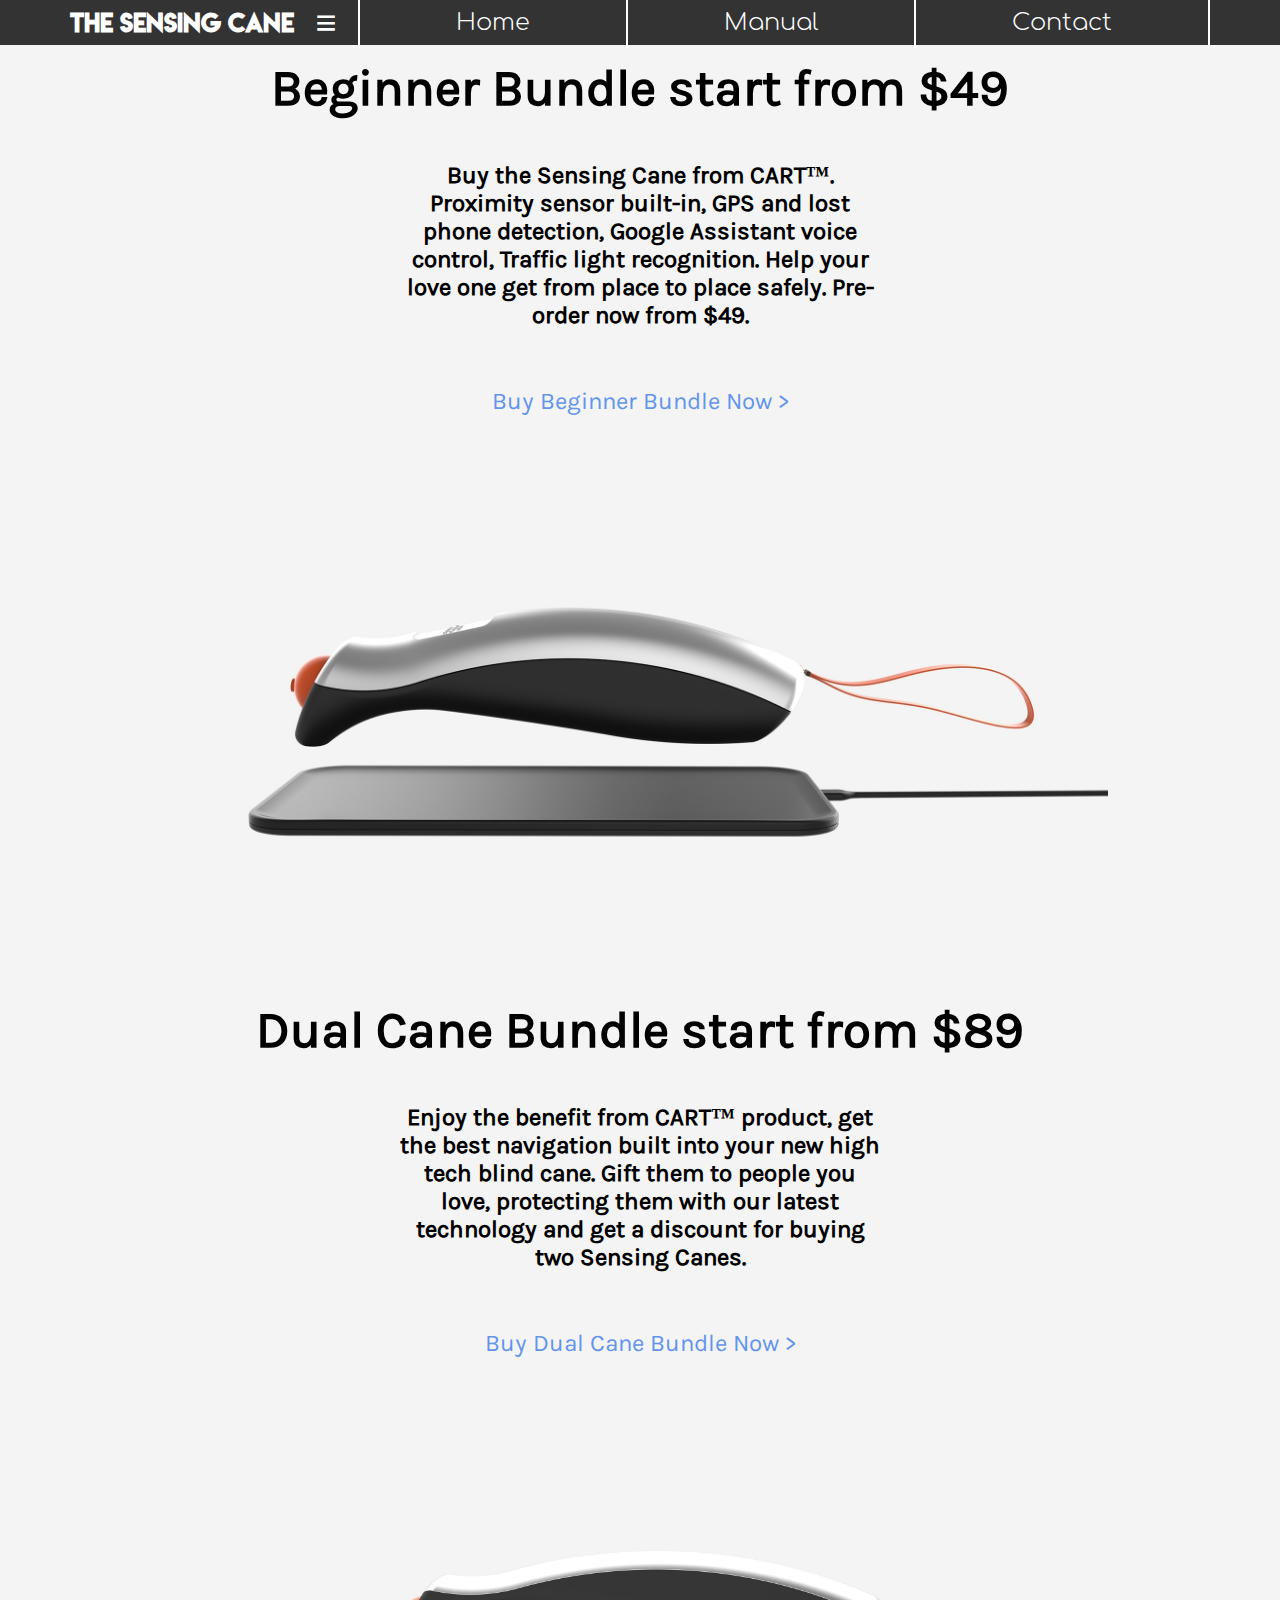
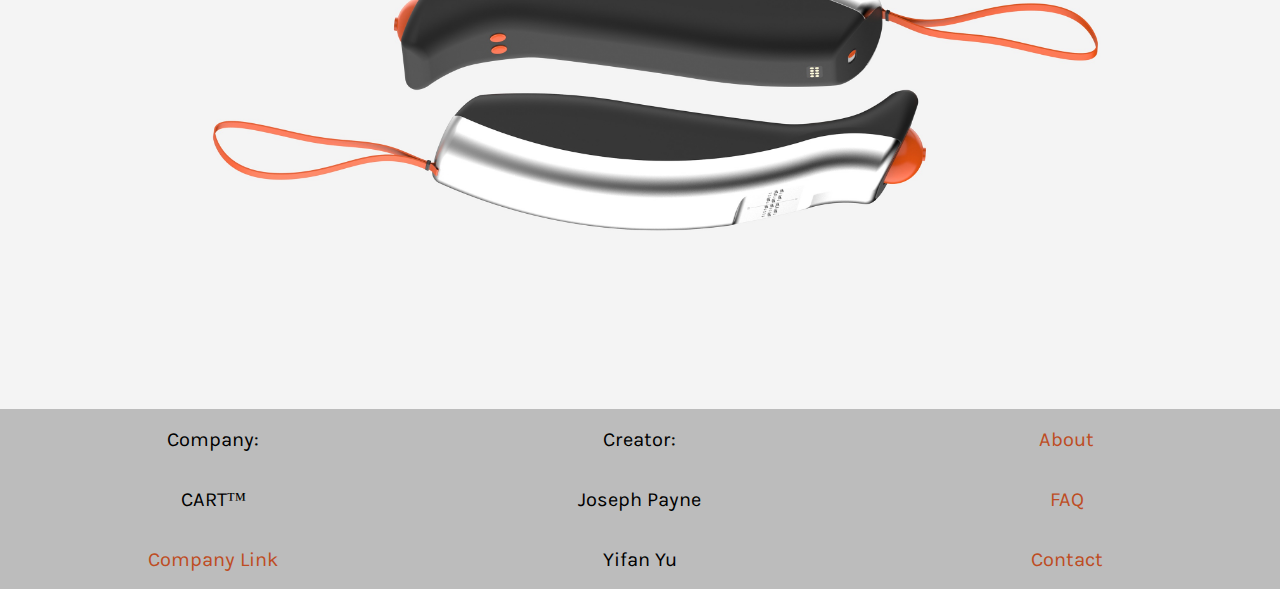
<file: index.html>
<!DOCTYPE html>
<html lang="en">

<head>
  <meta charset="UTF-8">
  <meta name="viewport" content="width=device-width, initial-scale=1.0">
  <title>Sensing Cane</title>
  <link rel="stylesheet" href="CSS/style.css">
  <link rel="icon" href="https://static.thenounproject.com/png/149638-200.png">
  <style>
    @keyframes pushin {
      from {
        top: 5em;
        opacity: 0;
      }

      to {
        top: 0;
        opacity: 1;
      }
    }
  </style>
</head>

<body>
  <div id="indexhead">
    <h1 class="indexheader">The Sensing Cane</h1>
    <div id="dropnav">
      <button onclick="dropnavi()" class="dropbut">&equiv;</button>
      <button onclick="dropnavimo()" class="dropbutmo">&equiv;</button>
    </div>
    <div id="dropmenumo" class="droplinkmo">
      <a href="index.html">Home</a>
      <a href="about.html">About</a>
      <a href="manual.html">Manual</a>
      <a href="faq.html">FAQ</a>
      <a href="contact.html">Contact</a>
    </div>
    <a href="index.html">Home</a>
    <a href="about.html">About</a>
    <a href="manual.html">Manual</a>
    <a href="faq.html">FAQ</a>
    <a href="contact.html">Contact</a>
  </div>
  <div id="dropmenu" class="droplink">
    <a href="index.html">Home</a>
    <a href="about.html">About</a>
    <a href="manual.html">Manual</a>
    <a href="faq.html">FAQ</a>
    <a href="contact.html">Contact</a>
  </div>
  <div class="content">
    <h2 class="indextitle">Beginner Bundle start from $49</h2>
    <h2 class="indextitlemo">Beginner Cane Bundle</h2>
    <h3 class="indexdes">Buy the Sensing Cane from CART&trade;. Proximity sensor built-in, GPS and lost phone detection, Google Assistant voice control, Traffic light recognition. Help your love one get from place to place safely. Pre-order now from
      $49.</h3>
    <div class="savior"><a href="" target="_blank" class="buylink">Buy Beginner Bundle Now ></a><a href="" target="_blank" class="buylinkmobile">Buy Now ></a></div>
    <img src="img/e469fc57349465.59e1a27a996e8.jpg" alt="Smart Cane" id="begincane">
    <br>
    <h2 class="indextitle">Dual Cane Bundle start from $89</h2>
    <h2 class="indextitlemo">Dual Cane Bundle</h2>
    <h3 class="indexdes">Enjoy the benefit from CART&trade; product, get the best navigation built into your new high tech blind cane. Gift them to people you love, protecting them with our latest technology and get a discount for buying two Sensing
      Canes.</h3>
    <div class="savior"><a href="" target="_blank" class="buylink">Buy Dual Cane Bundle Now ></a><a href="" target="_blank" class="buylinkmobile">Buy Now ></a></div>
    <img src="img/1ce89457349465.59e1a3005f5cd.jpg" alt="dual cane" id="dualcane">
  </div>
  <footer class="footrow">
    <ul>
      <li>
        <p>Company:</p>
      </li>
      <li>
        <p>CART&trade;</p>
      </li>
      <li><a href="http://cart.org/">Company Link</a></li>
    </ul>
    <ul>
      <li>
        <p>Creator:</p>
      </li>
      <li>
        <p>Joseph Payne</p>
      </li>
      <li>
        <p>Yifan Yu</p>
      </li>
    </ul>
    <ul>
      <li><a href="about.html">About</a></li>
      <li><a href="faq.html">FAQ</a></li>
      <li><a href="contact.html">Contact</a></li>
    </ul>
  </footer>
</body>
<script>
  window.onscroll = function() {
    stickynavi()
  };
  var nav = document.getElementById("indexhead");
  var stick = nav.offsetTop;

  function stickynavi() {
    if (window.pageYOffset >= stick) {
      nav.classList.add("stickynav")
    } else {
      nav.classList.remove("stickynav");
    }
  }

  function dropnavi() {
    document.getElementById('dropmenu').classList.toggle('show');
  }
  window.onclick = function(event) {
    if (!event.target.matches('.dropbut')) {
      var dropdown = document.getElementsByClassName('droplink');
      var i;
      for (i = 0; i < dropdown.length; i++) {
        var openDropdown = dropdown[i];
        if (openDropdown.classList.contains('show')) {
          openDropdown.classList.remove('show');
        }
      }
    }
  }

  function dropnavimo() {
    document.getElementById('dropmenumo').classList.toggle('show');
  }
  window.onclick = function(event) {
    if (!event.target.matches('.dropbutmo')) {
      var dropdown = document.getElementsByClassName('droplinkmo');
      var i;
      for (i = 0; i < dropdown.length; i++) {
        var openDropdown = dropdown[i];
        if (openDropdown.classList.contains('show')) {
          openDropdown.classList.remove('show');
        }
      }
    }
  }
</script>

</html>
</file>
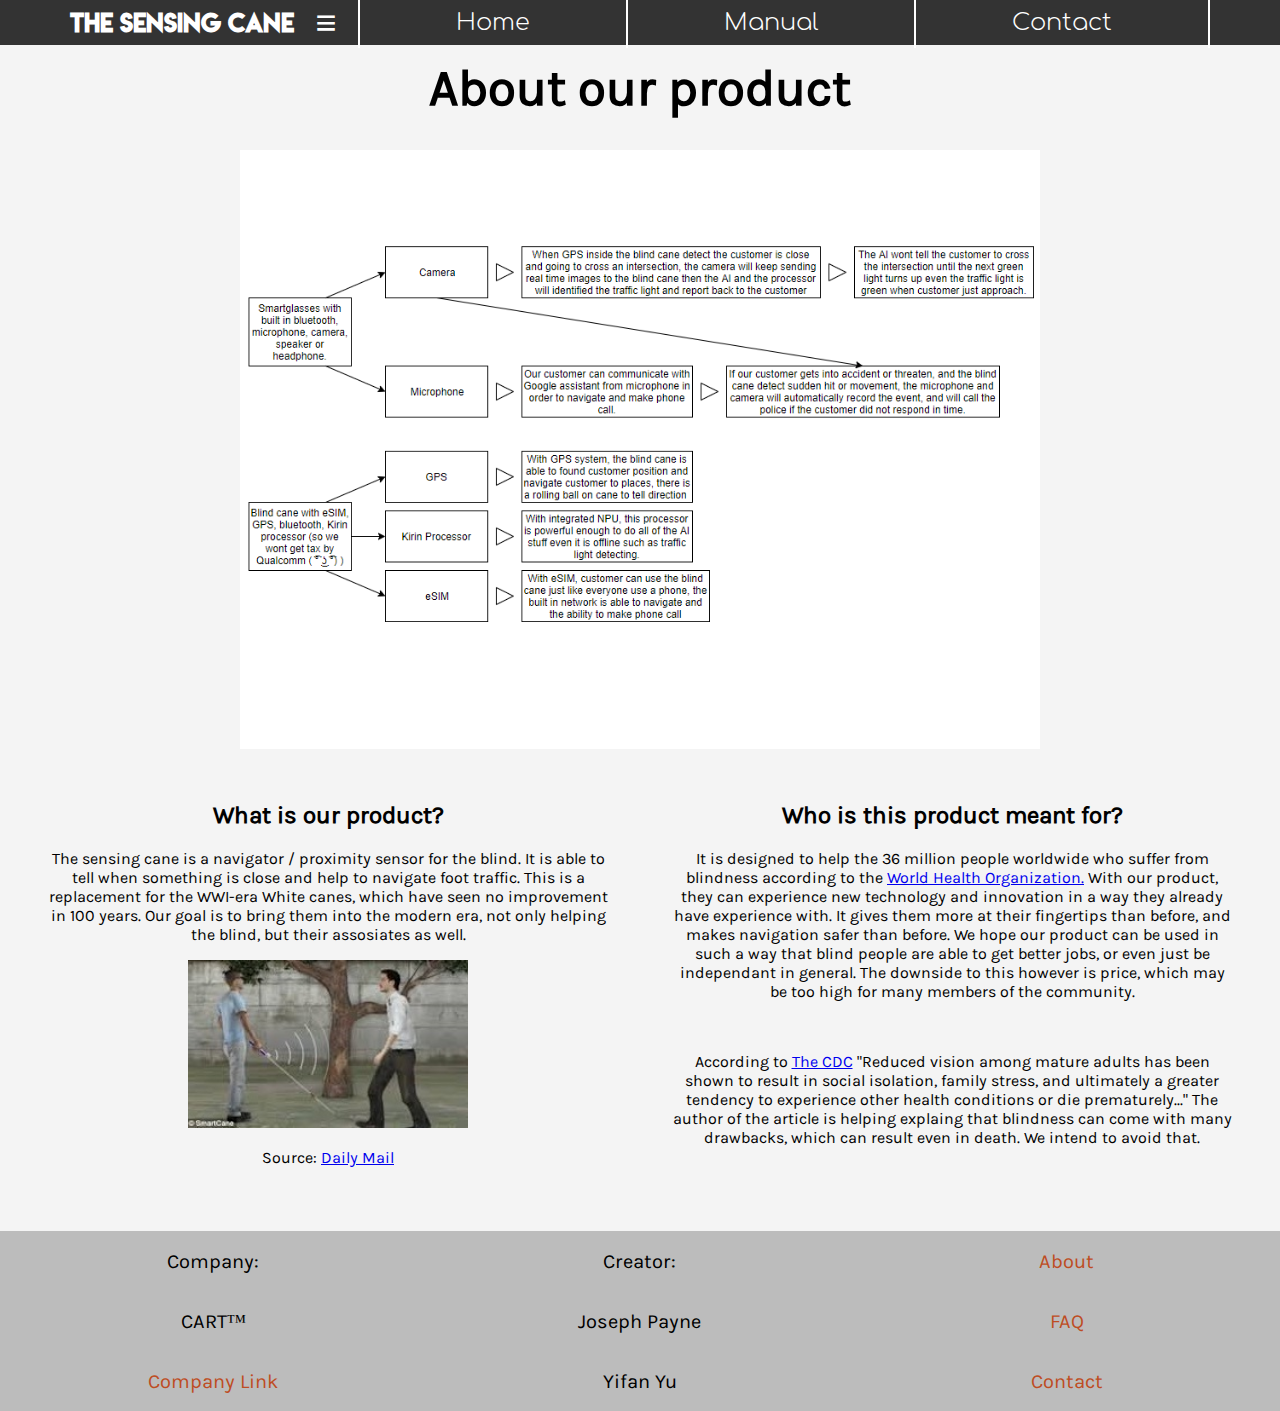
<file: about.html>
<!DOCTYPE html>
<html lang="en">

<head>
  <meta charset="UTF-8">
  <meta name="viewport" content="width=device-width, initial-scale=1.0">
  <title>Sensing Cane: About</title>
  <link rel="stylesheet" href="CSS/style.css">
  <link rel="icon" href="https://static.thenounproject.com/png/149638-200.png">
</head>

<body>
  <div id="indexhead">
    <h1 class="indexheader">The Sensing Cane</h1>
    <div id="dropnav">
      <button onclick="dropnavi()" class="dropbut">&equiv;</button>
      <button onclick="dropnavimo()" class="dropbutmo">&equiv;</button>
    </div>
    <div id="dropmenumo" class="droplinkmo">
      <a href="index.html">Home</a>
      <a href="about.html">About</a>
      <a href="manual.html">Manual</a>
      <a href="faq.html">FAQ</a>
      <a href="contact.html">Contact</a>
    </div>
    <a href="index.html">Home</a>
    <a href="about.html">About</a>
    <a href="manual.html">Manual</a>
    <a href="faq.html">FAQ</a>
    <a href="contact.html">Contact</a>
  </div>
  <div id="dropmenu" class="droplink">
    <a href="index.html">Home</a>
    <a href="about.html">About</a>
    <a href="manual.html">Manual</a>
    <a href="faq.html">FAQ</a>
    <a href="contact.html">Contact</a>
  </div>
  <div class="content">
    <h2 class="indextitle">About our product</h2>
    <h2 class="indextitlemo">About Our Product</h2>
    <div id="josephdoesallthework">
      <img src="img/glass.png" alt="Technology explain" class="slidepic">
      <img src="img/smartglassest.jpg" alt="Smartglasses" class="slidepic">
      <img src="img/blindonstreet.jpg" alt="Blind people on the street" class="slidepic">
    </div>
    <div id="aboutpagedes">
      <div>
        <h2>What is our product?</h2>
        <p>The sensing cane is a navigator / proximity sensor for the blind. It is able to tell when something is close and help to navigate foot traffic. This is a replacement for the WWI-era White canes, which have seen no improvement in 100 years. Our goal is to bring them into the modern era, not only helping the blind, but their assosiates as well.</p>
        <img src="img/sensordiagram.jpg" alt="SensingDiagram" onclick="alert('Why are you even clicking this?')">
        <p>Source: <a href="https://www.dailymail.co.uk/sciencetech/article-2663715/The-white-stick-gets-21st-century-makeover-30-smart-cane-uses-SONAR-vibrations-help-blind-people-see.html" target="_blank">Daily Mail</a></p>
      </div>
      <div>
        <h2>Who is this product meant for?</h2>
        <p>It is designed to help the 36 million people worldwide who suffer from blindness according to the <a href="http://www.who.int/news-room/fact-sheets/detail/blindness-and-visual-impairment" target="_blank">World Health Organization.</a> With our product, they can experience new technology and innovation in a way they already have experience with. It gives them more at their fingertips than before, and makes navigation safer than before. We hope our product can be used in such a way that blind people are able to get better jobs, or even just be independant in general. The downside to this however is price, which may be too high for many members of the community.</p>
        <br>
        <p>According to <a href="https://www.cdc.gov/visionhealth/basic_information/vision_loss_burden.htm" target="_blank"> The CDC</a> "Reduced vision among mature adults has been shown to result in social isolation, family stress, and ultimately a greater tendency to experience other health conditions or die prematurely..." The author of the article is helping explaing that blindness can come with many drawbacks, which can result even in death. We intend to avoid that.</p>
      </div>
    </div>
  </div>
  <footer class="footrow">
    <ul>
      <li>
        <p>Company:</p>
      </li>
      <li>
        <p>CART&trade;</p>
      </li>
      <li><a href="http://cart.org/">Company Link</a></li>
    </ul>
    <ul>
      <li>
        <p>Creator:</p>
      </li>
      <li>
        <p>Joseph Payne</p>
      </li>
      <li>
        <p>Yifan Yu</p>
      </li>
    </ul>
    <ul>
      <li><a href="about.html">About</a></li>
      <li><a href="faq.html">FAQ</a></li>
      <li><a href="contact.html">Contact</a></li>
    </ul>
  </footer>
</body>
<script>
  window.onscroll = function() {
    stickynavi()
  };
  var nav = document.getElementById("indexhead");
  var stick = nav.offsetTop;

  function stickynavi() {
    if (window.pageYOffset >= stick) {
      nav.classList.add("stickynav")
    } else {
      nav.classList.remove("stickynav");
    }
  }
  var PIC = 0;
  autopic();

  function autopic() {
    var i;
    var x = document.getElementsByClassName("slidepic");
    for (i = 0; i < x.length; i++) {
      x[i].style.display = "none";
    }
    PIC++;
    if (PIC > x.length) {
      PIC = 1
    }
    x[PIC - 1].style.display = "block";
    setTimeout(autopic, 2000);
  }

  function dropnavi() {
    document.getElementById('dropmenu').classList.toggle('show');
  }
  window.onclick = function(event) {
    if (!event.target.matches('.dropbut')) {
      var dropdown = document.getElementsByClassName('droplink');
      var i;
      for (i = 0; i < dropdown.length; i++) {
        var openDropdown = dropdown[i];
        if (openDropdown.classList.contains('show')) {
          openDropdown.classList.remove('show');
        }
      }
    }
  }

  function dropnavimo() {
    document.getElementById('dropmenumo').classList.toggle('show');
  }
  window.onclick = function(event) {
    if (!event.target.matches('.dropbutmo')) {
      var dropdown = document.getElementsByClassName('droplinkmo');
      var i;
      for (i = 0; i < dropdown.length; i++) {
        var openDropdown = dropdown[i];
        if (openDropdown.classList.contains('show')) {
          openDropdown.classList.remove('show');
        }
      }
    }
  }

</script>

</html>
</file>
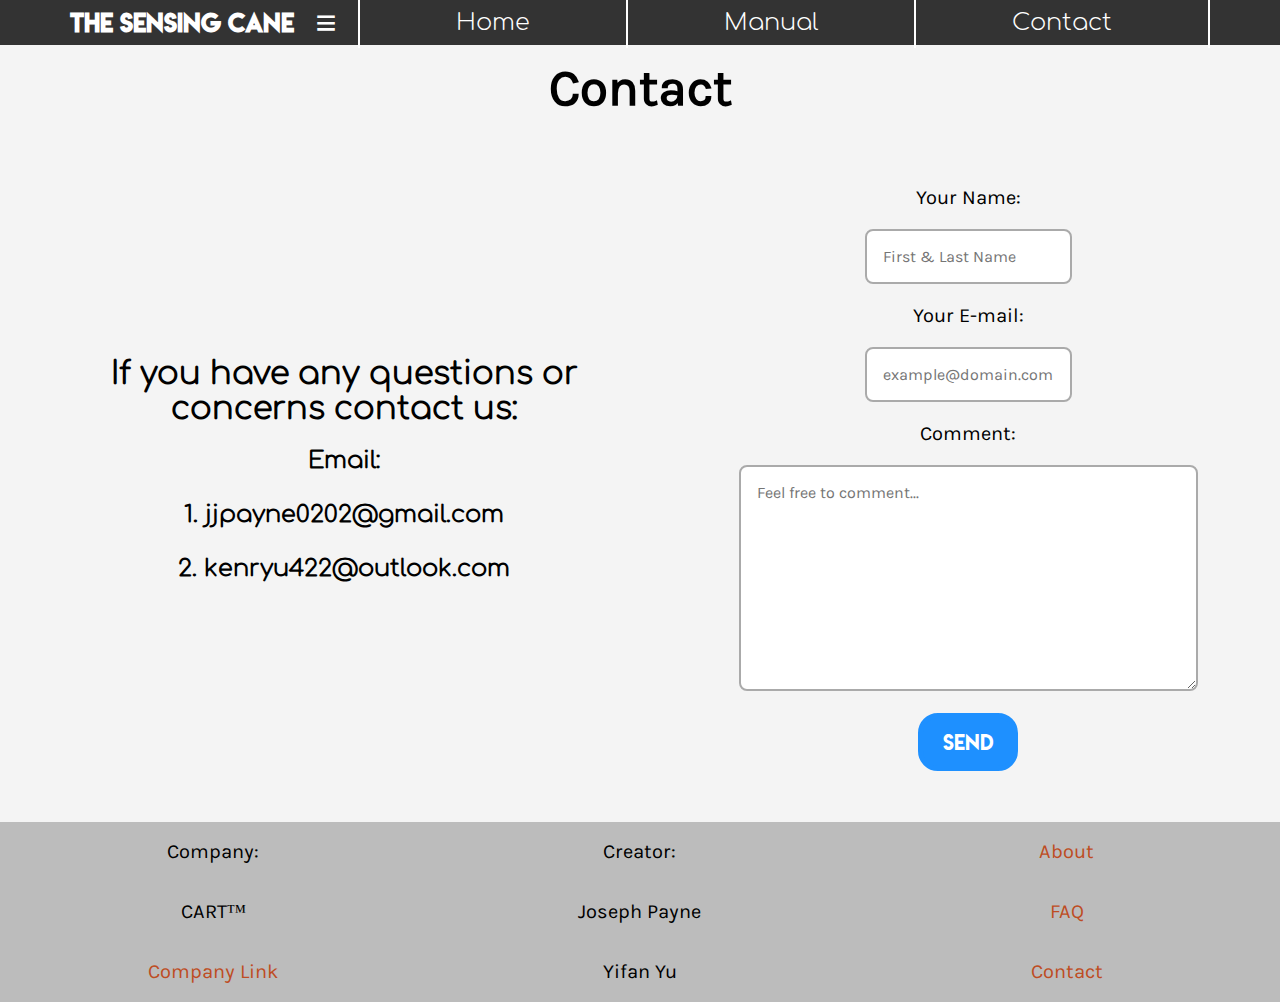
<file: contact.html>
<!DOCTYPE html>
<html lang="en">

<head>
  <meta charset="UTF-8">
  <meta name="viewport" content="width=device-width, initial-scale=1.0">
  <title>Sensing Cane: Contact</title>
  <link rel="stylesheet" href="CSS/style.css">
  <link rel="icon" href="https://static.thenounproject.com/png/149638-200.png">
  <script>
    function thanks() {
      let myForm = document.forms["contactemail"].Name.value.toUpperCase();
      if (myForm == "YIFAN") {
        alert("懂我的人有多少? 爱我的人有多少? 把我当兄弟的人有多少?")
      } else {
        alert("Thank you for your question");
      }
    }
    </script>
</head>

<body>
  <div id="indexhead">
    <h1 class="indexheader">The Sensing Cane</h1>
    <div id="dropnav">
      <button onclick="dropnavi()" class="dropbut">&equiv;</button>
      <button onclick="dropnavimo()" class="dropbutmo">&equiv;</button>
    </div>
    <div id="dropmenumo" class="droplinkmo">
      <a href="index.html">Home</a>
      <a href="about.html">About</a>
      <a href="manual.html">Manual</a>
      <a href="faq.html">FAQ</a>
      <a href="contact.html">Contact</a>
    </div>
    <a href="index.html">Home</a>
    <a href="about.html">About</a>
    <a href="manual.html">Manual</a>
    <a href="faq.html">FAQ</a>
    <a href="contact.html">Contact</a>
  </div>
  <div id="dropmenu" class="droplink">
    <a href="index.html">Home</a>
    <a href="about.html">About</a>
    <a href="manual.html">Manual</a>
    <a href="faq.html">FAQ</a>
    <a href="contact.html">Contact</a>
  </div>
  <div class="content">
    <h2 class="indextitle">Contact</h2>
    <h2 class="indextitlemo">Contact</h2>
    <div id="contactpage">
      <div>
        <h1>If you have any questions or concerns contact us:</h1>
        <h2>
          <i class="fas fa-envelope"></i>
          Email:
          <br><br>
          1. jjpayne0202@gmail.com
          <br><br>
          2. kenryu422@outlook.com
        </h2>
      </div>
      <div>
        <form action="POST" data-netlify="true" name="contactemail">
          <p>Your Name:</p>
          <input type="text" name="Name" placeholder="First & Last Name"><br>
          <p>Your E-mail:</p>
          <input type="text" name="E-Mail" placeholder="example@domain.com"><br>
          <p>Comment:</p>
          <textarea name="Comment" cols="50" rows="10" placeholder="Feel free to comment..." id="contactdesk"></textarea>
          <textarea name="CommentMo" cols="30" rows="10" placeholder="Feel free to comment..." id="contactmo"></textarea><br><br>
          <input type="submit" value="Send" id="sendbut" onclick="thanks()">
        </form>
      </div>
    </div>
  </div>
  <footer class="footrow">
    <ul>
      <li>
        <p>Company:</p>
      </li>
      <li>
        <p>CART&trade;</p>
      </li>
      <li><a href="http://cart.org/">Company Link</a></li>
    </ul>
    <ul>
      <li>
        <p>Creator:</p>
      </li>
      <li>
        <p>Joseph Payne</p>
      </li>
      <li>
        <p>Yifan Yu</p>
      </li>
    </ul>
    <ul>
      <li><a href="about.html">About</a></li>
      <li><a href="faq.html">FAQ</a></li>
      <li><a href="contact.html">Contact</a></li>
    </ul>
  </footer>
</body>
<script>
  window.onscroll = function() {
    stickynavi()
  };
  var nav = document.getElementById("indexhead");
  var stick = nav.offsetTop;

  function stickynavi() {
    if (window.pageYOffset >= stick) {
      nav.classList.add("stickynav")
    } else {
      nav.classList.remove("stickynav");
    }
  }

  function dropnavi() {
    document.getElementById('dropmenu').classList.toggle('show');
  }

  window.onclick = function(event) {
    if (!event.target.matches('.dropbut')) {
      var dropdown = document.getElementsByClassName('droplink');
      var i;
      for (i = 0; i < dropdown.length; i++) {
        var openDropdown = dropdown[i];
        if (openDropdown.classList.contains('show')) {
          openDropdown.classList.remove('show');
        }
      }
    }
  }

  function dropnavimo() {
    document.getElementById('dropmenumo').classList.toggle('show');
  }
  window.onclick = function(event) {
    if (!event.target.matches('.dropbutmo')) {
      var dropdown = document.getElementsByClassName('droplinkmo');
      var i;
      for (i = 0; i < dropdown.length; i++) {
        var openDropdown = dropdown[i];
        if (openDropdown.classList.contains('show')) {
          openDropdown.classList.remove('show');
        }
      }
    }
  }
</script>

</html>
</file>
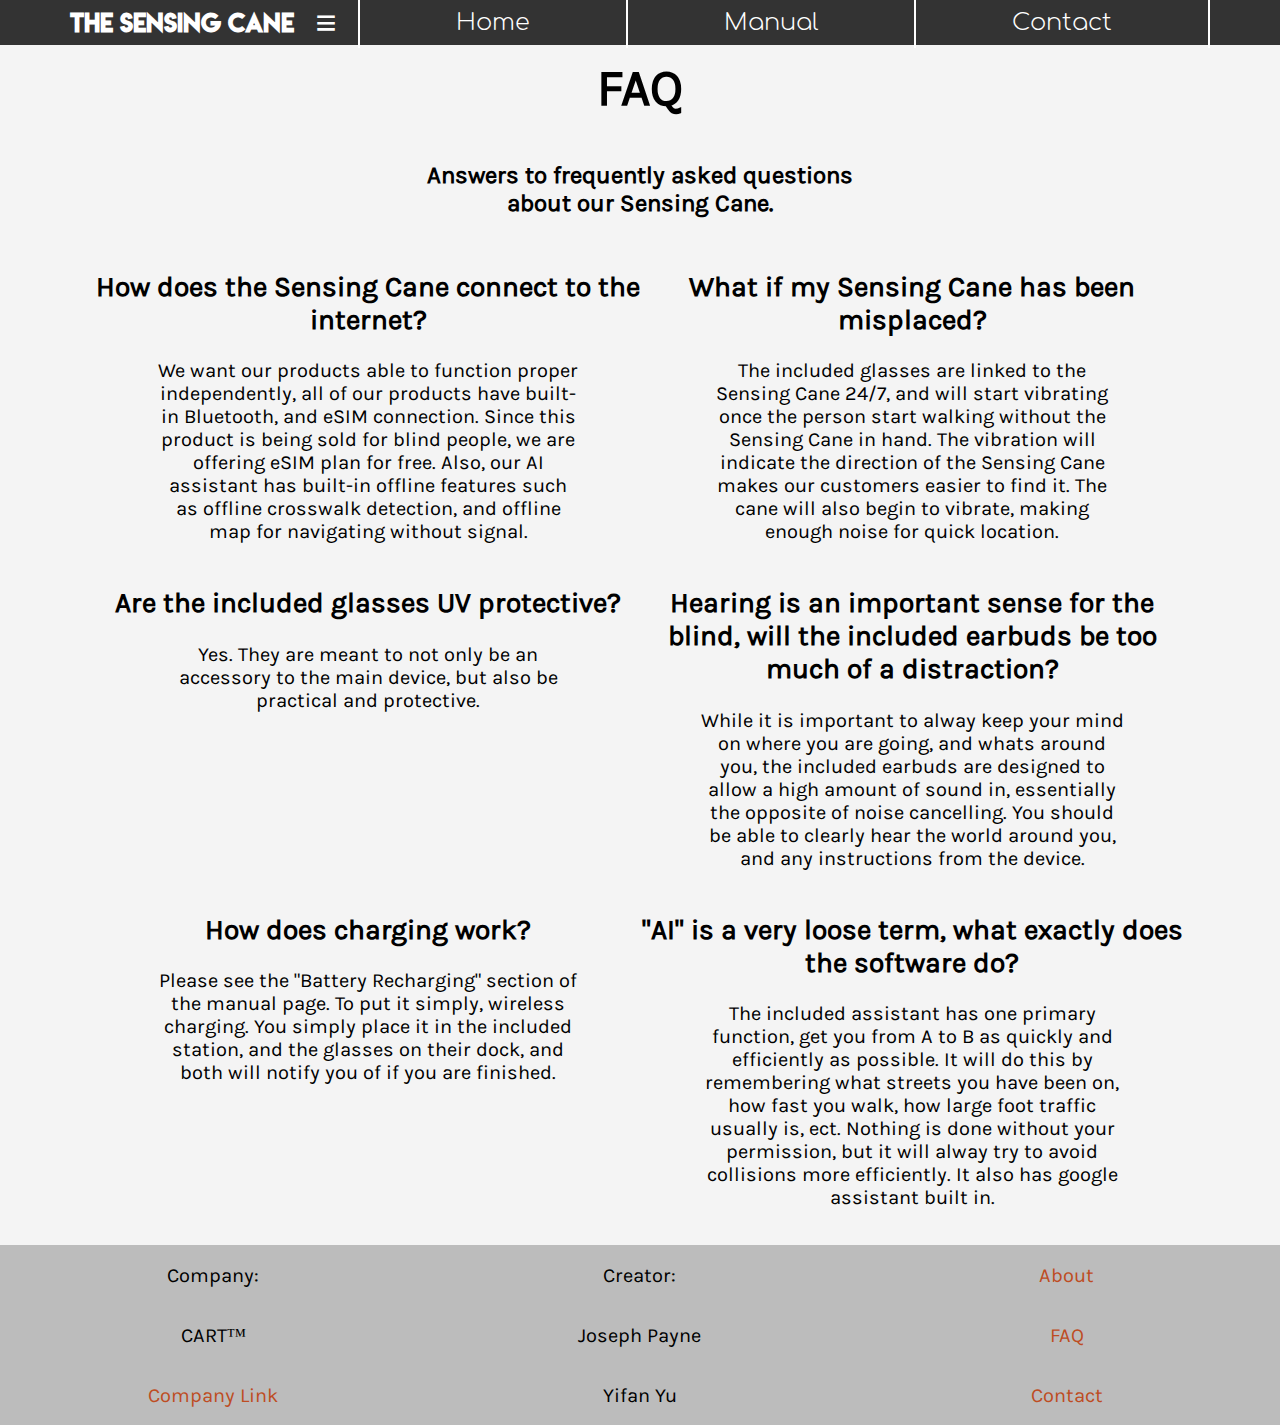
<file: faq.html>
<!DOCTYPE html>
<html lang="en">

<head>
  <meta charset="UTF-8">
  <meta name="viewport" content="width=device-width, initial-scale=1.0">
  <title>Sensing Cane: FAQ</title>
  <link rel="stylesheet" href="CSS/style.css">
  <link rel="icon" href="https://static.thenounproject.com/png/149638-200.png">
</head>

<body>
  <div id="indexhead">
    <h1 class="indexheader">The Sensing Cane</h1>
    <div id="dropnav">
      <button onclick="dropnavi()" class="dropbut">&equiv;</button>
      <button onclick="dropnavimo()" class="dropbutmo">&equiv;</button>
    </div>
    <div id="dropmenumo" class="droplinkmo">
      <a href="index.html">Home</a>
      <a href="about.html">About</a>
      <a href="manual.html">Manual</a>
      <a href="faq.html">FAQ</a>
      <a href="contact.html">Contact</a>
    </div>
    <a href="index.html">Home</a>
    <a href="about.html">About</a>
    <a href="manual.html">Manual</a>
    <a href="faq.html">FAQ</a>
    <a href="contact.html">Contact</a>
  </div>
  <div id="dropmenu" class="droplink">
    <a href="index.html">Home</a>
    <a href="about.html">About</a>
    <a href="manual.html">Manual</a>
    <a href="faq.html">FAQ</a>
    <a href="contact.html">Contact</a>
  </div>
  <div class="content">
    <h2 class="indextitle">FAQ</h2>
    <h2 class="indextitlemo">FAQ</h2>
    <h3 class="indexdes">Answers to frequently asked questions about our Sensing Cane.</h3>
    <div id="faqul">
      <div class="faqq">
        <h2>How does the Sensing Cane connect to the internet?</h2>
        <p> We want our products able to function proper independently, all of our products have built-in Bluetooth, and eSIM connection. Since this product is being sold for blind people, we are offering eSIM plan for free. Also, our AI assistant has built-in offline features such as offline crosswalk detection, and offline map for navigating without signal.</p>
      </div>
      <div class="faqq">
        <h2>What if my Sensing Cane has been misplaced?</h2>
        <p>The included glasses are linked to the Sensing Cane 24/7, and will start vibrating once the person start walking without the Sensing Cane in hand. The vibration will indicate the direction of the Sensing Cane makes our customers easier to find it. The cane will also begin to vibrate, making enough noise for quick location.</p>
      </div>
      <div class="faqq">
        <h2>Are the included glasses UV protective?</h2>
        <p>Yes. They are meant to not only be an accessory to the main device, but also be practical and protective.</p>
      </div>
      <div class="faqq">
        <h2>Hearing is an important sense for the blind, will the included earbuds be too much of a distraction? </h2>
        <p>While it is important to alway keep your mind on where you are going, and whats around you, the included earbuds are designed to allow a high amount of sound in, essentially the opposite of noise cancelling. You should be able to clearly hear the world around you, and any instructions from the device. </p>
      </div>
      <div class="faqq">
        <h2>How does charging work?</h2>
        <p>Please see the "Battery Recharging" section of the manual page. To put it simply, wireless charging. You simply place it in the included station, and the glasses on their dock, and both will notify you of if you are finished.</p>
      </div>
      <div class="faqq">
        <h2>"AI" is a very loose term, what exactly does the software do?</h2>
        <p>The included assistant has one primary function, get you from A to B as quickly and efficiently as possible. It will do this by remembering what streets you have been on, how fast you walk, how large foot traffic usually is, ect. Nothing is done without your permission, but it will alway try to avoid collisions more efficiently. It also has google assistant built in.</p>
      </div>
    </div>
  </div>
  <footer class="footrow">
    <ul>
      <li>
        <p>Company:</p>
      </li>
      <li>
        <p>CART&trade;</p>
      </li>
      <li><a href="http://cart.org/">Company Link</a></li>
    </ul>
    <ul>
      <li>
        <p>Creator:</p>
      </li>
      <li>
        <p>Joseph Payne</p>
      </li>
      <li>
        <p>Yifan Yu</p>
      </li>
    </ul>
    <ul>
      <li><a href="about.html">About</a></li>
      <li><a href="faq.html">FAQ</a></li>
      <li><a href="contact.html">Contact</a></li>
    </ul>
  </footer>
</body>
<script>
  window.onscroll = function() {
    stickynavi()
  };
  var nav = document.getElementById("indexhead");
  var stick = nav.offsetTop;

  function stickynavi() {
    if (window.pageYOffset >= stick) {
      nav.classList.add("stickynav")
    } else {
      nav.classList.remove("stickynav");
    }
  }

  function dropnavi() {
    document.getElementById('dropmenu').classList.toggle('show');
  }

  window.onclick = function(event) {
    if (!event.target.matches('.dropbut')) {
      var dropdown = document.getElementsByClassName('droplink');
      var i;
      for (i = 0; i < dropdown.length; i++) {
        var openDropdown = dropdown[i];
        if (openDropdown.classList.contains('show')) {
          openDropdown.classList.remove('show');
        }
      }
    }
  }

  function dropnavimo() {
    document.getElementById('dropmenumo').classList.toggle('show');
  }
  window.onclick = function(event) {
    if (!event.target.matches('.dropbutmo')) {
      var dropdown = document.getElementsByClassName('droplinkmo');
      var i;
      for (i = 0; i < dropdown.length; i++) {
        var openDropdown = dropdown[i];
        if (openDropdown.classList.contains('show')) {
          openDropdown.classList.remove('show');
        }
      }
    }
  }

</script>

</html>
</file>
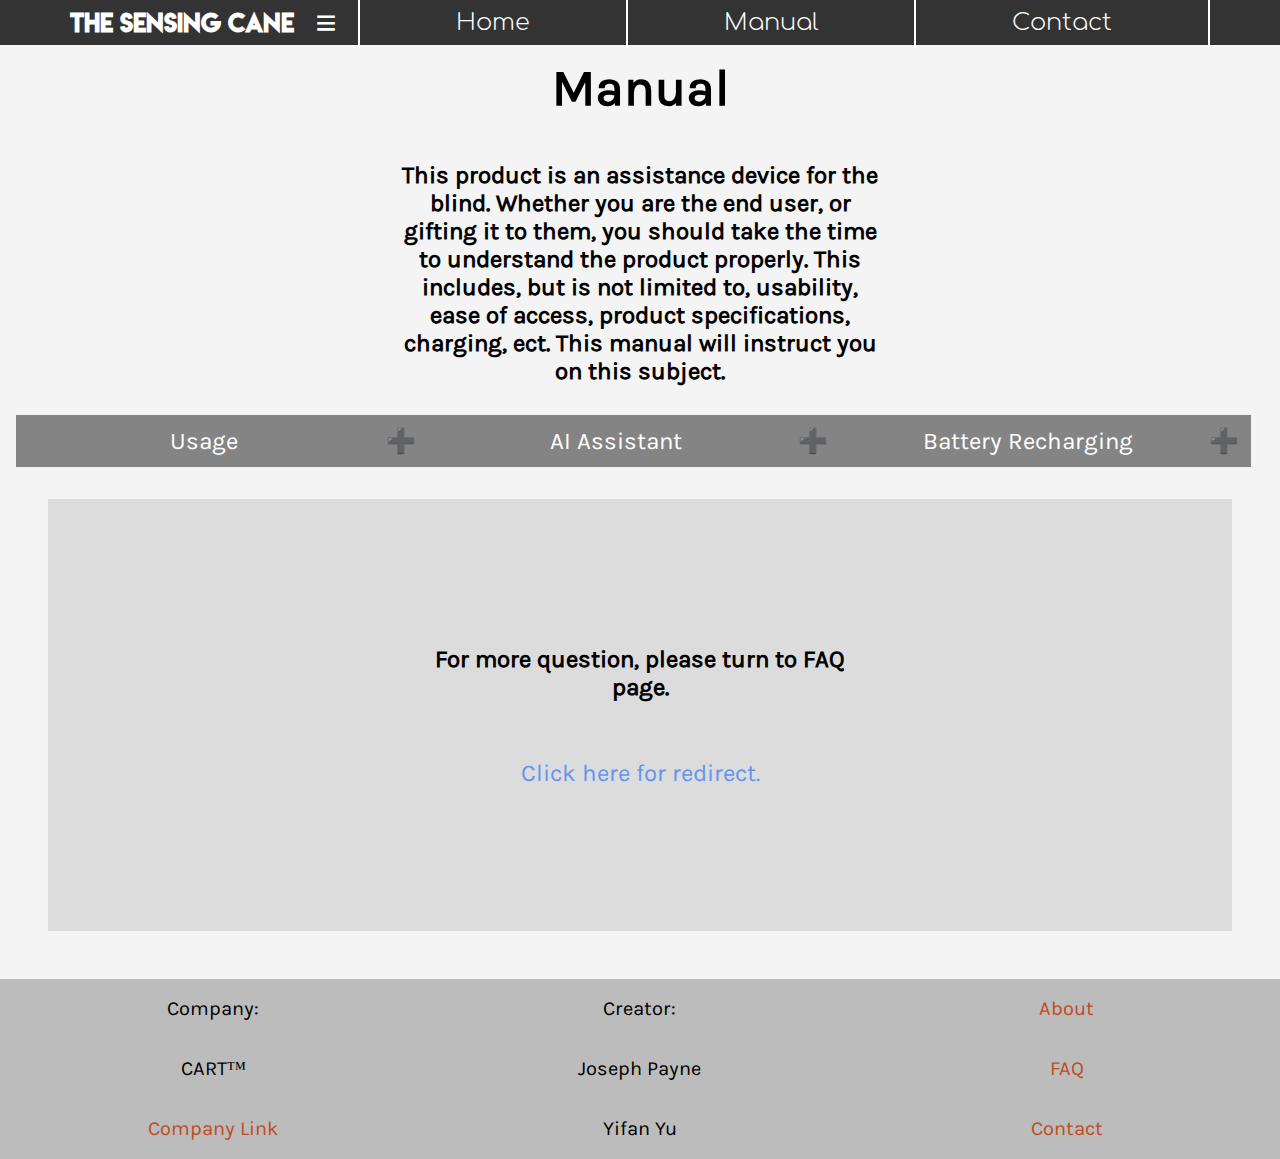
<file: manual.html>
<!DOCTYPE html>
<html lang="en">

<head>
  <meta charset="UTF-8">
  <meta name="viewport" content="width=device-width, initial-scale=1.0">
  <title>Sensing Cane: Manual</title>
  <link rel="stylesheet" href="CSS/style.css">
  <link rel="icon" href="https://static.thenounproject.com/png/149638-200.png">
</head>

<body>
  <div id="indexhead">
    <h1 class="indexheader">The Sensing Cane</h1>
    <div id="dropnav">
      <button onclick="dropnavi()" class="dropbut">&equiv;</button>
      <button onclick="dropnavimo()" class="dropbutmo">&equiv;</button>
    </div>
    <div id="dropmenumo" class="droplinkmo">
      <a href="index.html">Home</a>
      <a href="about.html">About</a>
      <a href="manual.html">Manual</a>
      <a href="faq.html">FAQ</a>
      <a href="contact.html">Contact</a>
    </div>
    <a href="index.html">Home</a>
    <a href="about.html">About</a>
    <a href="manual.html">Manual</a>
    <a href="faq.html">FAQ</a>
    <a href="contact.html">Contact</a>
  </div>
  <div id="dropmenu" class="droplink">
    <a href="index.html">Home</a>
    <a href="about.html">About</a>
    <a href="manual.html">Manual</a>
    <a href="faq.html">FAQ</a>
    <a href="contact.html">Contact</a>
  </div>
  <div class="content">
    <h2 class="indextitle">Manual</h2>
    <h2 class="indextitlemo">Manual</h2>
    <h3 class="indexdes">This product is an assistance device for the blind. Whether you are the end user, or gifting it to them, you should take the time to understand the product properly. This includes, but is not limited to, usability, ease of access, product specifications, charging, ect. This manual will instruct you on this subject.</h3>
    <div id="manualul">
      <div class="manualli"><button class="extentbox">Usage</button>
        <div class="extentcontent">
          <p>This product is an assistant to the blind. It is meant to be used in replacement of a common white cane. First you should learn audio cues. The included glasses are used for many purposes. They protect against UV light, so no need to wear an extra pair. The attached earbuds will be your main proprietor of information while using the Sensing Cane. These earbuds are designed to allow exterior sound through Instruction will come in a few ways. First is a series of audible beeps. If your sensor has indicated there is something approaching you, it will notify you through beeping in one ear. Follow the sound of the beep to avoid collision. The attached sensors will monitor the area around you to figure out if there is anything on either side you can run into. If more instruction is needed, such as on a crowded street, your assistant program will give precise directions. These will include the following phrases. "Slow Down." "Speed up." "Slight Left." Slight Right." "Hard Left." "Hard Right." "Turn Left." "Turn Right." "Duck Down." These may be used in rapid succession, so be prepared to have to move quickly on a busy street. The AI program is always trying to find the best route. This feature can be turned off.</p>
        </div>
      </div>
      <div class="manualli"><button class="extentbox">AI Assistant</button>
        <div class="extentcontent">
          <p>The included AI assistant is essentially a basic version of Google Assistant. It can be used to surf the web, but only when connected to wifi. Wifi connection requires external bluetooth device for connecting and initial setup. This is optional however, and the offline version still has eSim, giving it gps, maps, and directions as stated in the Usage paragraph. If you are in a situation without any service or wifi, the AI will close down to its most basic functions, these being Close navigation, Crosswalk detection, and a basic map. <U> Keep in mind</U>; the maps on the device itself may become outdated over time, it is highly recommended you connect to wifi on occasion to prevent this. The Assistant also has an in built "Learning Program". This allows it to learn how foot traffic in your area works, the routes you take every day, how fast you normally walk, ect. This is used for your best interest, in order to allow it to avoid more collisions and make your daily commute safer. Keep in mind, all functionality can be disabled if required. Simply say "settings" while using the cane and you will be walked through altering settings. Some additional commands to note are: "Time": Returns the current time, "Date": Gives current date, can be configured in settings to read Day/Month/Year ect., "Locate": Activates Cane's calling function.</p>
        </div>
      </div>
      <div class="manualli"><button class="extentbox">Battery Recharging</button>
        <div class="extentcontent">
          <p>Also included with your cane is the charging dock. This has been designed with ease of use in mind. While both the Glasses and Cane have been designed to have solar panels for longer lasting battery life, as well as multiple Lithium Ion Batteries, it is still recommended that you charge overnight for maximum power and efficiency. The dock is designed for extreme ease of use, as both have wireless charging. This raised the price, but it should be worthwhile for the ease of use. Simply place the cane in the funnel-shaped dock and if it buzzes twice, it is charging. It will beep once at full charge, (20 hours battery life). The glasses can be placed on their included dock as well. They will emit an audible beep when plugged in and when finished charging. It is highly recommended someone assist with plugging in both docks.</p>
        </div>
      </div>
    </div>
    <div id="directtofaq">
      <h3 class="indexdes">For more question, please turn to FAQ page.</h3>
      <div class="savior"><a href="faq.html" class="buylink">Click here for redirect.</a><a href="faq.html" class="buylinkmobile">Click for redirect.</a></div>
    </div>
  </div>
  <footer class="footrow">
    <ul>
      <li>
        <p>Company:</p>
      </li>
      <li>
        <p>CART&trade;</p>
      </li>
      <li><a href="http://cart.org/">Company Link</a></li>
    </ul>
    <ul>
      <li>
        <p>Creator:</p>
      </li>
      <li>
        <p>Joseph Payne</p>
      </li>
      <li>
        <p>Yifan Yu</p>
      </li>
    </ul>
    <ul>
      <li><a href="about.html">About</a></li>
      <li><a href="faq.html">FAQ</a></li>
      <li><a href="contact.html">Contact</a></li>
    </ul>
  </footer>
</body>
<script>
  window.onscroll = function() {
    stickynavi()
  };
  var nav = document.getElementById("indexhead");
  var stick = nav.offsetTop;

  function stickynavi() {
    if (window.pageYOffset >= stick) {
      nav.classList.add("stickynav")
    } else {
      nav.classList.remove("stickynav");
    }
  }
  var extent = document.getElementsByClassName("extentbox");
  var i;
  for (i = 0; i < extent.length; i++) {
    extent[i].addEventListener("click", function() {
      this.classList.toggle("active");
      var content = this.nextElementSibling;
      if (content.style.display === "block") {
        content.style.display = "none";
      } else {
        content.style.display = "block";
      }
    });
  }

  function dropnavi() {
    document.getElementById('dropmenu').classList.toggle('show');
  }
  window.onclick = function(event) {
    if (!event.target.matches('.dropbut')) {
      var dropdown = document.getElementsByClassName('droplink');
      var i;
      for (i = 0; i < dropdown.length; i++) {
        var openDropdown = dropdown[i];
        if (openDropdown.classList.contains('show')) {
          openDropdown.classList.remove('show');
        }
      }
    }
  }

  function dropnavimo() {
    document.getElementById('dropmenumo').classList.toggle('show');
  }
  window.onclick = function(event) {
    if (!event.target.matches('.dropbutmo')) {
      var dropdown = document.getElementsByClassName('droplinkmo');
      var i;
      for (i = 0; i < dropdown.length; i++) {
        var openDropdown = dropdown[i];
        if (openDropdown.classList.contains('show')) {
          openDropdown.classList.remove('show');
        }
      }
    }
  }

</script>

</html>
</file>
<file: CSS/style.css>
@font-face {
  font-family: karla;
  src: url(../font/Karla-Regular.ttf)
}

@font-face {
  font-family: time;
  src: url(../font/timeburnernormal.ttf)
}

@font-face {
  font-family: lemon;
  src: url(../font/LemonMilk.otf)
}

@font-face {
  font-family: forge;
  src: url(../font/SansForgetica-Regular.otf)
}

html,
body {
  background-color: #F4F4F4;
  margin: 0;
}

.indextitle {
  font-family: karla;
  font-size: 4vw;
  text-align: center;
  margin: .25em 0;
}

.indextitlemo {
  display: none;
}

.indexdes {
  font-family: karla;
  font-size: 1.5em;
  text-align: center;
  padding: 1.25em 30vw;
  margin: 0;
}

.indexheader {
  font-family: lemon;
  font-size: 1.25em;
  margin: 0;
  padding-right: 1.25em;
}

.buylink {
  display: flex;
  justify-content: center;
  padding: 0.5em;
  font-family: karla;
  font-size: 1.5em;
  width: 50%;
  align-items: center;
  text-decoration: none;
  color: cornflowerblue;
}

.buylinkmobile {
  justify-content: center;
  padding: 0.5em;
  font-family: karla;
  font-size: 1.5em;
  width: 20%;
  align-items: center;
  text-decoration: none;
  color: cornflowerblue;
  display: none;
}

.buylink:hover {
  text-decoration: underline
}

#indexhead {
  list-style-type: none;
  display: flex;
  float: left;
  background-color: #333;
  font-size: 1.5em;
  font-family: time;
  width: 100%;
  justify-content: center;
  align-items: center;
  color: white;
  z-index: 1;
  height: 5vh;
}

#indexhead>a {
  color: white;
  text-decoration: none;
  padding: .5em 4em;
  border-left: 2px solid;
  transition: 0.1s
}

#indexhead>a:last-child {
  border-right: 2px solid
}

#indexhead>a:hover {
  background-color: #BE4C23;
  transform: scale(1.05);
  border-right: 2px solid;
}

#indexhead>a:active {
  background-color: aquamarine;
}

#dropnav {
  height: 100%;
  position: relative;
  display: none;
  width: 5vw;
}

.dropbut {
  background-color: transparent;
  color: white;
  border: none;
  cursor: pointer;
  padding: 0;
  height: 100%;
  font-size: 1.5em;
  width: 100%;
}

.dropbutmo {
  display: none;
}

#dropnav:hover {
  background-color: #BE4C23;
}

.droplink {
  display: none;
  z-index: 1;
  background-color: #333;
  width: 25%;
  flex-wrap: wrap;
  position: fixed;
  top: 5vh;
}

.droplink>a {
  color: white;
  padding: .75em 1em;
  text-decoration: none;
  display: block;
  width: 100%;
  font-size: 2vw;
  text-align: center;
  border-bottom: 1px solid white;
  font-family: time;
}

.droplink>a:first-child {
  border-top: 1px solid white;
}

.droplink>a:hover {
  background: #BE4C23;
}

.droplinkmo {
  display: none;
  z-index: 1;
  background-color: #333;
  width: 100%;
  flex-wrap: wrap;
  position: fixed;
  top: 10vh;
}

.droplinkmo>a {
  color: white;
  padding: .75em 1em;
  text-decoration: none;
  display: block;
  width: 100%;
  font-size: 5vw;
  text-align: center;
  border-bottom: 1px solid white;
}

#begincane {
  margin: auto auto;
  display: block;
  width: 75%;
}

.savior {
  display: flex;
  justify-content: center;
  margin: 1em;
}

#dualcane {
  margin: auto auto;
  display: block;
  width: 75%;
}

.stickynav {
  position: fixed;
  top: 0;
  width: 100%;
}

.content {
  padding: 1em;
  padding-top: 5vh;
}

.footrow {
  display: flex;
  flex-direction: row;
  justify-content: space-around;
  flex-wrap: wrap;
  align-items: stretch;
  height: 20vh;
  align-items: center;
}

.footrow>ul {
  background-color: #bcbcbc;
  font-family: karla;
  text-align: center;
  width: 33.33%;
  list-style-type: none;
  padding: 0;
  font-size: 1.25em;
  margin: 0;
  height: 100%;
  display: flex;
  flex-wrap: wrap;
  flex-direction: column;
  justify-content: space-around;
}

.footrow>ul>li>a {
  text-decoration: none;
  color: #BE4C23;
}

.footrow>ul>li>p {
  margin: 0;
}

.footrow>ul>li>a:visited {
  color: #BE4C23;
}

.footrow>ul>li>a:active {
  color: red;
}

.footrow>ul>li>a:hover {
  text-decoration: underline
}

.extentbox {
  background: #848484;
  color: white;
  cursor: pointer;
  padding: .5em;
  width: 100%;
  border: none;
  text-align: left;
  font-family: karla;
  font-size: 1.5em;
  outline: none;
}

#manualul {
  display: flex;
}

.manualli {
  width: 33%;
}

.extentbox {
  text-align: center
}

.extentcontent>p {
  font-family: karla;
  font-size: 1.1em;
}

.active,
.extentbox:hover {
  background-color: darkgrey;
}

.extentbox:active {
  background-color: white;
  color: black;
}

.extentcontent {
  padding: 0 1.125em;
  overflow: hidden;
  display: none;
  background-color: #dcdcdc;
}

.extentbox:after {
  content: "\02795";
  color: white;
  float: right;
  margin-left: 5px;
}

.active:after {
  content: "\2796";
}

#directtofaq {
  height: 48vh;
  display: flex;
  flex-wrap: wrap;
  align-content: center;
  justify-content: center;
  margin: 2em;
  background: #dcdcdc;
}

#directtofaq>* {
  width: 100%;
}

#faqul {
  display: flex;
  flex-wrap: wrap;
  justify-content: space-around;
  padding: 0 5em;
  align-content: space-around;
}

.faqq {
  width: 50%;
  text-align: center;
  transition: 0.2s
}

.faqq>h2 {
  font-family: karla;
  font-size: 1.75em;
}

.faqq>p {
  padding: 0 3em;
  font-family: karla;
  font-size: 1.25em;
}

.faqq:hover {
  transform: scale(1.075)
}

body {
  position: relative;
  animation: pushin .75s ease-out forwards;
  animation-iteration-count: 1;
  height: 100%;
}

footer {
  background-color: #bcbcbc;
}

@keyframes pushin {
  from {
    opacity: 0;
  }

  to {
    opacity: 1;
  }
}

#josephdoesallthework {
  max-width: 50em;
  transition: 0.15s;
  margin: 0 auto;
  margin-top: 2em;
}

#josephdoesallthework:hover {
  transform: scale(1.05)
}

.slidepic {
  width: 100%;
}

#aboutpagedes {
  display: flex;
  font-family: karla;
}

#aboutpagedes>div {
  width: 50%;
  text-align: center;
  padding: 2em;
}

#aboutpagedes>div>img {
  width: 50%;
}

#contactpage {
  display: flex;
  height: 75vh;
  align-items: center;
}

#contactpage>div {
  width: 50%;
  text-align: center;
}

#contactpage>div:first-child {
  font-family: time;
  padding: 2em;
}

#contactpage>div:last-child>form>input[type=text],
textarea {
  font-family: karla;
  padding: 1em;
  font-size: 1em;
  outline: none;
  border-radius: 0.5em;
  box-sizing: border-box;
  border: 2px solid #aaa;
  transition: 0.1s;
}

#contactpage>div:last-child>form>input[type=text]:focus,
textarea:focus {
  border-color: dodgerblue;
  box-shadow: 0 0 .5em 0 dodgerblue;
}

#contactpage>div:last-child>form>p {
  font-family: karla;
  font-size: 1.25em;
}

#contactpage>div:last-child>form>input[type=submit] {
  padding: .5em 1em;
  border-radius: 1em;
  border: 0.25em solid dodgerblue;
  background-color: dodgerblue;
  color: white;
  font-family: lemon;
  font-size: 1.25em;
  cursor: pointer;
}

#contactmo {
  display: none;
}

.show {
  display: flex;
}

@media screen and (max-width: 106.25em) {
  #indexhead>a:nth-child(7) {
    display: none;
  }

  .indexheader {
    padding: 0;
  }

  #dropnav {
    display: inline-block;
  }

  .show {
    display: flex;
  }
}

@media screen and (max-width: 93.375em) {
  #indexhead>a:nth-child(5) {
    display: none;
  }

  .indexheader {
    font-size: 1em;
  }

  #indexhead>a {
    font-size: 1em;
  }
}

@media screen and (max-width:72.625em) {
  #indexhead>a {
    padding: .5em 3em;
  }
}

@media screen and (max-width: 67.5em) {
  #indexhead>a {
    display: none;
  }

  #indexhead {
    display: flex;
    flex-wrap: wrap;
    justify-content: center;
    align-content: center;
    height: 10vh;
  }

  .indexheader {
    width: 80%;
    text-align: center;
    font-size: 7.5vw;
    padding: 0;
  }

  .indextitle {
    display: none;
  }

  .indextitlemo {
    display: inline-block;
    text-align: center;
    width: 100%;
    font-family: karla;
    text-align: center;
    margin: .25em 0;
    font-size: 8vw;
  }

  .indexdes {
    padding: 1.25em 7vw;
    font-size: 4.5vw;
  }

  .content {
    padding-top: 10vh;
  }

  #dropnav {
    width: 20%;
    padding: 0;
    display: flex;
    justify-content: center;
  }

  .buylink {
    display: none;
  }

  .savior {
    margin: 0 1em;
  }

  .buylinkmobile {
    display: flex;
    font-size: 8vw;
    width: 70vw;
  }

  #begincane,
  #dualcane {
    margin: 0;
    width: 100%;
  }

  .stickynav+.content {
    padding-top: 8vh;
  }

  .content {
    padding: 1px;
    padding-top: 10vh
  }

  .dropbut {
    display: none;
  }

  .dropbutmo {
    display: flex;
    background-color: transparent;
    color: white;
    border: none;
    cursor: pointer;
    padding: 0;
    height: 100%;
    font-size: 9vw;
    width: 100%;
    justify-content: center;
  }

  #aboutpagedes,
  #contactpage,
  #faqul {
    flex-wrap: wrap;
  }

  #aboutpagedes>div,
  #contactpage>div,
  .faqq {
    width: 100%;
  }

  .faqq>* {
    width: 100%;
  }

  #manualul {
    display: flex;
    flex-wrap: wrap;
  }

  .manualli {
    width: 100%;
  }

  #faqul {
    display: flex;
    flex-wrap: wrap;
    height: auto;
    padding: 0 1em;
  }

  .faqq {
    width: 100%;
  }

  .faqq>p {
    padding: 0;
  }

  #contactpage {
    height: auto;
  }

  #contactpage>div {
    padding: 2em;
  }

  #contactdesk {
    display: none;
  }

  #contactmo {
    display: inline-block;
  }

  .footrow>ul {
    width: 100%;
    font-size: 4.5vw;
  }

  .footrow>ul:first-child {
    margin-bottom: 0;
  }

  .footrow>ul:last-child {
    display: none;
  }

  footer {
    padding-bottom: 11em;
  }
}
</file>
